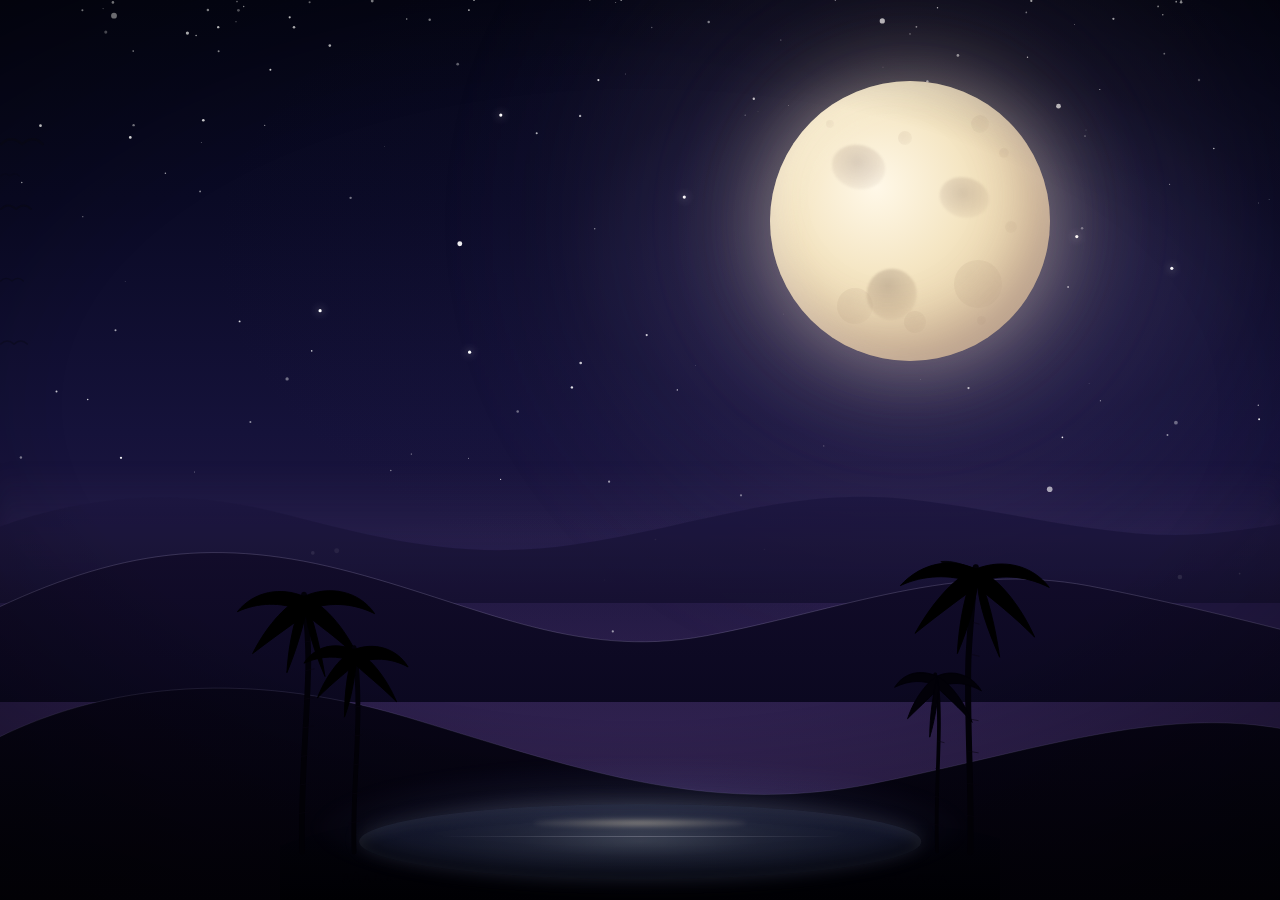
<file: index.html>
<!DOCTYPE html>
<html lang="en">
<head>
  <meta charset="UTF-8">
  <title>Midnight Desert</title>
  <link rel="stylesheet" href="styles.css">
</head>
<body>

<div class="scene" data-screen-label="Midnight Desert">

  <!-- SKY -->
  <div class="sky"></div>

  <!-- STARS -->
  <div class="stars">
    <svg viewBox="0 0 1600 900" preserveAspectRatio="xMidYMid slice" xmlns="http://www.w3.org/2000/svg" id="starfield"></svg>
  </div>

  <!-- HAZE near horizon -->
  <div class="haze"></div>

  <!-- MOON -->
  <div class="moon-wrap">
    <div class="moon-glow"></div>
    <div class="moon">
      <div class="moon-craters">
        <!-- ambient maria / craters -->
        <div class="crater" style="width:36px;height:36px;top:74%;left:24%;opacity:0.55;"></div>
        <div class="crater" style="width:22px;height:22px;top:82%;left:48%;opacity:0.5;"></div>
        <div class="crater" style="width:48px;height:48px;top:64%;left:66%;opacity:0.55;"></div>
        <div class="crater" style="width:14px;height:14px;top:18%;left:46%;opacity:0.5;"></div>
        <div class="crater" style="width:18px;height:18px;top:12%;left:72%;opacity:0.45;"></div>
        <div class="crater" style="width:10px;height:10px;top:24%;left:82%;opacity:0.45;"></div>
        <div class="crater" style="width:12px;height:12px;top:50%;left:84%;opacity:0.4;"></div>
        <div class="crater" style="width:9px;height:9px;top:84%;left:74%;opacity:0.4;"></div>
        <div class="crater" style="width:8px;height:8px;top:14%;left:20%;opacity:0.4;"></div>

        <!-- delicate face: low-contrast maria so it still reads as natural lunar texture -->
        <div class="moon-face">
          <div class="m-eye" style="width:54px;height:44px;top:28%;left:18%;"></div>
          <div class="m-eye" style="width:50px;height:40px;top:30%;left:58%;"></div>
          <div class="m-mouth-crater"></div>
        </div>
      </div>
    </div>
  </div>

  <!-- BIRDS (background, slow) -->
  <div class="birds" id="birds"></div>

  <!-- DUNES -->
  <div class="dunes">
    <div class="dune-layer" data-svg="svgs/dune-far.svg" style="bottom: 33vh; opacity: 0.85;"></div>
    <div class="dune-layer" data-svg="svgs/dune-mid.svg" style="bottom: 22vh;"></div>
    <div class="dune-layer" data-svg="svgs/dune-near.svg" style="bottom: 0;"></div>
  </div>

  <!-- FOREGROUND OASIS -->
  <div class="oasis">

    <!-- sand mound -->
    <div class="mound" data-svg="svgs/mound.svg"></div>

    <!-- animated oasis glow -->
    <div class="oasis-glow"></div>

    <!-- water pool -->
    <div class="pool"></div>

    <!-- grass tufts -->
    <div class="grass" data-svg="svgs/grass-left.svg" style="left:8%; width:60px; height:26px;"></div>
    <div class="grass" data-svg="svgs/grass-right.svg" style="right:7%; width:70px; height:22px;"></div>

    <!-- palms -->
    <div class="palms">
      <div class="palm palm-1" data-svg="svgs/palm-1.svg"></div>
      <div class="palm palm-2" data-svg="svgs/palm-2.svg"></div>
      <div class="palm palm-3" data-svg="svgs/palm-3.svg"></div>
      <div class="palm palm-4" data-svg="svgs/palm-4.svg"></div>
    </div>
  </div>

  <!-- vignette -->
  <div class="vignette"></div>

</div>

<script src="scene.js"></script>

</body>
</html>
</file>
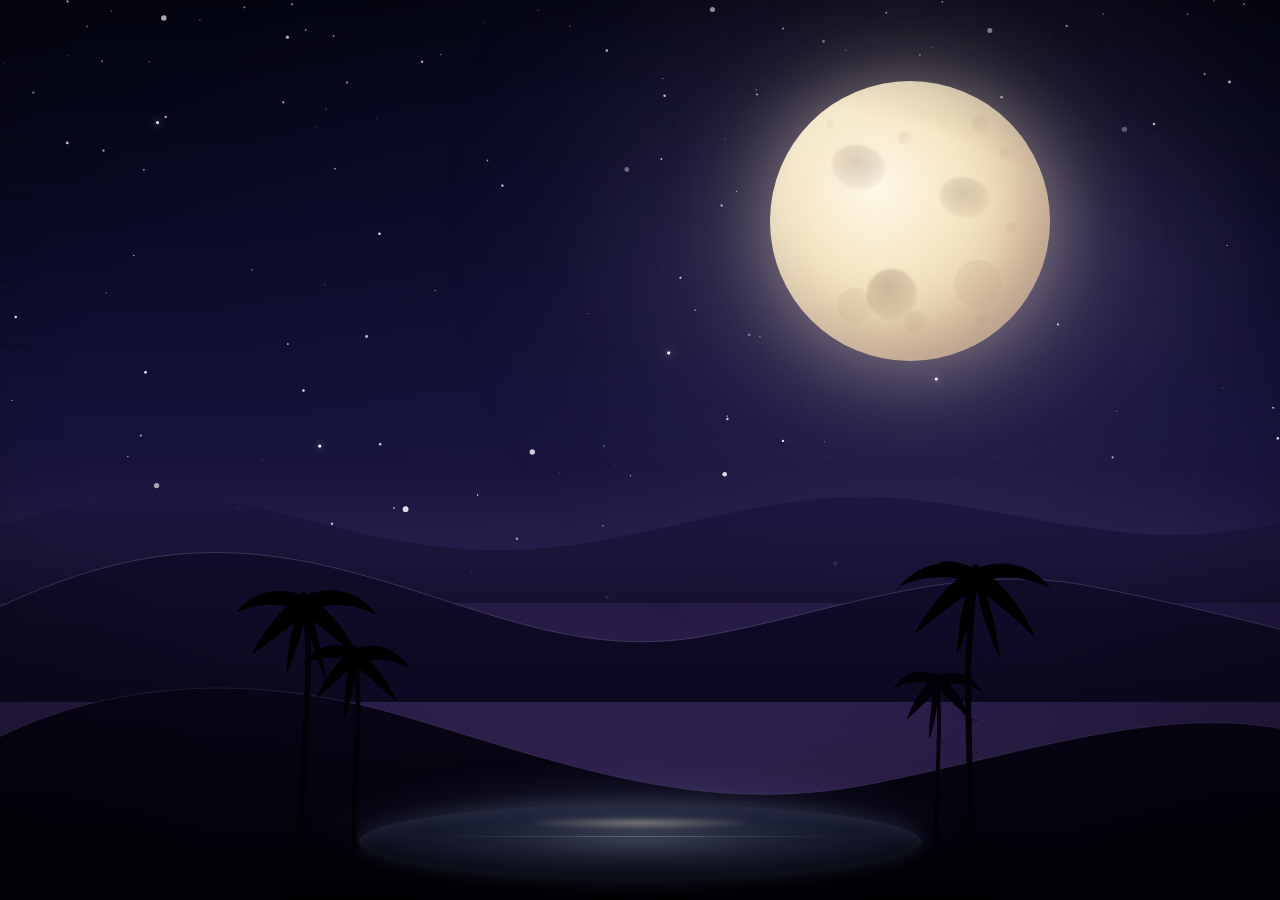
<file: MidnightDesert.html>
<!DOCTYPE html>
<html>
<head>
  <meta charset="utf-8">
  <title>Midnight Desert</title>
  <style>
    * { margin: 0; padding: 0; box-sizing: border-box; }
    body { background: #0a0a25; display: flex; align-items: center; justify-content: center; min-height: 100vh; font-family: -apple-system, BlinkMacSystemFont, sans-serif; }
    #__bundler_loading { position: fixed; bottom: 20px; right: 20px; font: 13px/1.4 -apple-system, BlinkMacSystemFont, sans-serif; color: #666; background: #fff; padding: 8px 14px; border-radius: 8px; box-shadow: 0 1px 4px rgba(0,0,0,0.12); z-index: 10000; }
    #__bundler_thumbnail { position: fixed; inset: 0; width: 100%; height: 100%; display: flex; align-items: center; justify-content: center; background: #0a0a25; z-index: 9999; }
    #__bundler_thumbnail svg { width: 100%; height: 100%; object-fit: contain; }
    #__bundler_placeholder { color: #999; font-size: 14px; }
  </style>
  <noscript>
    <style>#__bundler_loading { display: none; }</style>
    <div style="position:fixed;bottom:12px;left:12px;font:13px/1.4 -apple-system,BlinkMacSystemFont,sans-serif;color:#999;background:rgba(255,255,255,0.9);padding:6px 12px;border-radius:6px;box-shadow:0 1px 4px rgba(0,0,0,0.08);z-index:10000;">
      This page requires JavaScript to display.
    </div>
  </noscript>
</head>
<body>
  <div id="__bundler_thumbnail">
  <svg viewBox="0 0 1200 800" xmlns="http://www.w3.org/2000/svg">
    <defs>
      <radialGradient id="tg" cx="50%" cy="50%" r="50%">
        <stop offset="0%" stop-color="#fff8e8"></stop>
        <stop offset="60%" stop-color="#f5e6c4"></stop>
        <stop offset="100%" stop-color="#c9b088"></stop>
      </radialGradient>
    </defs>
    <rect width="1200" height="800" fill="#0a0a25"></rect>
    <circle cx="600" cy="400" r="220" fill="url(#tg)"></circle>
    <circle cx="540" cy="360" r="34" fill="#8a6a5a" opacity="0.35"></circle>
    <circle cx="660" cy="370" r="30" fill="#8a6a5a" opacity="0.35"></circle>
    <circle cx="600" cy="450" r="14" fill="#8a6a5a" opacity="0.45"></circle>
  </svg>
</div>
  <div id="__bundler_loading">Unpacking...</div>

  <script>
    
document.addEventListener('DOMContentLoaded', async function() {
  const loading = document.getElementById('__bundler_loading');
  function setStatus(msg) { if (loading) loading.textContent = msg; }

  // Error sink persists across replaceWith since it's on window, not the DOM.
  window.addEventListener('error', function(e) {
    var p = document.body || document.documentElement;
    var d = document.getElementById('__bundler_err') || p.appendChild(document.createElement('div'));
    d.id = '__bundler_err';
    d.style.cssText = 'position:fixed;bottom:12px;left:12px;right:12px;font:12px/1.4 ui-monospace,monospace;background:#2a1215;color:#ff8a80;padding:10px 14px;border-radius:8px;border:1px solid #5c2b2e;z-index:99999;white-space:pre-wrap;max-height:40vh;overflow:auto';
    d.textContent = (d.textContent ? d.textContent + String.fromCharCode(10) : '') +
      '[bundle] ' + (e.message || e.type) +
      (e.filename ? ' (' + e.filename.slice(0, 60) + ':' + e.lineno + ')' : '');
  }, true);

  try {
    const manifestEl = document.querySelector('script[type="__bundler/manifest"]');
    const templateEl = document.querySelector('script[type="__bundler/template"]');
    if (!manifestEl || !templateEl) {
      setStatus('Error: missing bundle data');
      console.error('[bundler] Missing script tags — manifestEl:', !!manifestEl, 'templateEl:', !!templateEl);
      return;
    }

    const manifest = JSON.parse(manifestEl.textContent);
    let template = JSON.parse(templateEl.textContent);

    const uuids = Object.keys(manifest);
    setStatus('Unpacking ' + uuids.length + ' assets...');

    const blobUrls = {};
    await Promise.all(uuids.map(async (uuid) => {
      const entry = manifest[uuid];
      try {
        const binaryStr = atob(entry.data);
        const bytes = new Uint8Array(binaryStr.length);
        for (let i = 0; i < binaryStr.length; i++) bytes[i] = binaryStr.charCodeAt(i);

        let finalBytes = bytes;
        if (entry.compressed) {
          if (typeof DecompressionStream !== 'undefined') {
            const ds = new DecompressionStream('gzip');
            const writer = ds.writable.getWriter();
            const reader = ds.readable.getReader();
            writer.write(bytes);
            writer.close();
            const chunks = [];
            let totalLen = 0;
            while (true) {
              const { done, value } = await reader.read();
              if (done) break;
              chunks.push(value);
              totalLen += value.length;
            }
            finalBytes = new Uint8Array(totalLen);
            let offset = 0;
            for (const chunk of chunks) { finalBytes.set(chunk, offset); offset += chunk.length; }
          } else {
            console.warn('DecompressionStream not available, asset ' + uuid + ' may not render');
          }
        }

        blobUrls[uuid] = URL.createObjectURL(new Blob([finalBytes], { type: entry.mime }));
      } catch (err) {
        console.error('Failed to decode asset ' + uuid + ':', err);
        blobUrls[uuid] = URL.createObjectURL(new Blob([], { type: entry.mime }));
      }
    }));

    const extResEl = document.querySelector('script[type="__bundler/ext_resources"]');
    const extResources = extResEl ? JSON.parse(extResEl.textContent) : [];
    const resourceMap = {};
    for (const entry of extResources) {
      if (blobUrls[entry.uuid]) resourceMap[entry.id] = blobUrls[entry.uuid];
    }

    setStatus('Rendering...');
    for (const uuid of uuids) template = template.split(uuid).join(blobUrls[uuid]);

    // Strip integrity + crossorigin — blob URLs from a file:// document inherit
    // a null origin, so crossorigin forces a CORS fetch that SRI then rejects.
    // The manifest bytes are ours; SRI protects against CDN compromise, not this.
    template = template.replace(/\s+integrity="[^"]*"/gi, '').replace(/\s+crossorigin="[^"]*"/gi, '');

    const resourceScript = '<script>window.__resources = ' +
      JSON.stringify(resourceMap).split('</' + 'script>').join('<\\/' + 'script>') +
      ';</' + 'script>';
    // Inject after <head> so the DOCTYPE stays first; prepending the script
    // would push the parser into quirks mode. DOMParser always emits a <head>
    // (synthesizing one if the source HTML omitted it) but may carry
    // attributes through, so match the full opening tag. slice() rather than
    // replace() keeps us clear of $-pattern substitution in resourceScript.
    const headOpen = template.match(/<head[^>]*>/i);
    if (headOpen) {
      const i = headOpen.index + headOpen[0].length;
      template = template.slice(0, i) + resourceScript + template.slice(i);
    }

    // Parse the template and swap the root element. Scripts inserted via
    // DOMParser/replaceWith are inert per spec — re-create each with
    // createElement so they execute, awaiting onload for src scripts to
    // preserve ordering (React before ReactDOM before Babel before text/babel).
    const doc = new DOMParser().parseFromString(template, 'text/html');
    document.documentElement.replaceWith(doc.documentElement);
    const dead = Array.from(document.scripts);
    for (const old of dead) {
      const s = document.createElement('script');
      for (const a of old.attributes) s.setAttribute(a.name, a.value);
      s.textContent = old.textContent;
      // text/babel scripts with a src: fetch and inline. transformScriptTags
      // does XHR against the src, but blob:null/ from a file:// origin is
      // silently dropped. Inlining makes it a plain inline babel script,
      // which transformScriptTags handles unconditionally.
      if ((s.type === 'text/babel' || s.type === 'text/jsx') && s.src) {
        const r = await fetch(s.src);
        s.textContent = await r.text();
        s.removeAttribute('src');
      }
      const p = s.src ? new Promise(function(r) { s.onload = s.onerror = r; }) : null;
      old.replaceWith(s);
      if (p) await p;
    }
    // Babel standalone auto-transforms type=text/babel on DOMContentLoaded,
    // which fired before we swapped the document. Trigger manually if present.
    if (window.Babel && typeof window.Babel.transformScriptTags === 'function') {
      window.Babel.transformScriptTags();
    }
  } catch (err) {
    setStatus('Error unpacking: ' + err.message);
    console.error('Bundle unpack error:', err);
  }
});

  </script>

  <script type="__bundler/manifest">
{}
  </script>

  <script type="__bundler/ext_resources">
[]
  </script>

  <script type="__bundler/template">
"<!DOCTYPE html>\n<html lang=\"en\"><head>\n<meta charset=\"UTF-8\">\n<title>Midnight Desert<\u002Ftitle>\n<style>\n  html, body {\n    margin: 0;\n    padding: 0;\n    width: 100%;\n    height: 100%;\n    overflow: hidden;\n    background: #05060f;\n    font-family: -apple-system, BlinkMacSystemFont, \"Segoe UI\", sans-serif;\n  }\n\n  .scene {\n    position: fixed;\n    inset: 0;\n    width: 100vw;\n    height: 100vh;\n    overflow: hidden;\n  }\n\n  /* ---------- SKY ---------- */\n  .sky {\n    position: absolute;\n    inset: 0;\n    background:\n      radial-gradient(ellipse 80% 60% at 72% 28%, rgba(120, 110, 180, 0.22) 0%, rgba(60, 50, 110, 0.05) 35%, transparent 70%),\n      radial-gradient(ellipse 120% 80% at 50% 100%, rgba(90, 70, 120, 0.18) 0%, transparent 55%),\n      linear-gradient(180deg,\n        #050616 0%,\n        #0a0a25 22%,\n        #15123a 48%,\n        #251a45 72%,\n        #2e1f4d 90%,\n        #38244f 100%);\n  }\n\n  /* ---------- STARS ---------- */\n  .stars {\n    position: absolute;\n    inset: 0;\n    pointer-events: none;\n  }\n  .stars svg { width: 100%; height: 100%; display: block; }\n  .star { fill: #fff; }\n  @keyframes twinkle {\n    0%, 100% { opacity: var(--o, 0.8); }\n    50%      { opacity: 0.15; }\n  }\n\n  /* ---------- MOON ---------- */\n  .moon-wrap {\n    position: absolute;\n    top: 9%;\n    right: 18%;\n    width: 280px;\n    height: 280px;\n    pointer-events: none;\n  }\n  .moon-glow {\n    position: absolute;\n    inset: -120%;\n    background: radial-gradient(circle at center,\n      rgba(255, 240, 210, 0.28) 0%,\n      rgba(245, 220, 180, 0.15) 18%,\n      rgba(180, 150, 200, 0.08) 35%,\n      rgba(120, 100, 160, 0.03) 55%,\n      transparent 70%);\n    filter: blur(2px);\n  }\n  .moon {\n    position: absolute;\n    inset: 0;\n    border-radius: 50%;\n    background:\n      radial-gradient(circle at 38% 38%, #fff8e8 0%, #f5e6c4 35%, #e8d2a8 65%, #c9b088 100%);\n    box-shadow:\n      0 0 60px 8px rgba(255, 240, 210, 0.25),\n      0 0 120px 20px rgba(220, 200, 240, 0.12),\n      inset -20px -25px 50px rgba(120, 90, 110, 0.35),\n      inset 12px 14px 30px rgba(255, 250, 230, 0.4);\n  }\n  .moon-craters {\n    position: absolute;\n    inset: 0;\n    border-radius: 50%;\n    overflow: hidden;\n    opacity: 0.55;\n  }\n  .crater {\n    position: absolute;\n    border-radius: 50%;\n    background: radial-gradient(circle at 35% 35%, rgba(160, 130, 110, 0.45) 0%, rgba(140, 110, 90, 0.25) 60%, transparent 100%);\n  }\n\n  /* delicate moon face — keep all values low opacity so it reads as natural maria */\n  .moon-face {\n    position: absolute;\n    inset: 0;\n    pointer-events: none;\n    transform: rotate(14deg);\n    transform-origin: 50% 50%;\n  }\n  .m-eye {\n    position: absolute;\n    border-radius: 50%;\n    background: radial-gradient(ellipse at 45% 40%,\n      rgba(110, 85, 80, 0.42) 0%,\n      rgba(130, 100, 90, 0.28) 45%,\n      rgba(150, 120, 105, 0.12) 75%,\n      transparent 100%);\n    filter: blur(1.2px);\n  }\n  .m-nose {\n    position: absolute;\n    border-radius: 50% / 40%;\n    background: radial-gradient(ellipse at 50% 50%,\n      rgba(130, 100, 90, 0.22) 0%,\n      rgba(150, 120, 105, 0.12) 60%,\n      transparent 100%);\n    filter: blur(1.4px);\n  }\n  .m-mouth {\n    position: absolute;\n    width: 76%;\n    height: 30%;\n    top: 56%;\n    left: 12%;\n    filter: blur(0.8px);\n    opacity: 0.9;\n  }\n  .m-mouth-crater {\n    position: absolute;\n    width: 18%;\n    height: 18%;\n    top: 68%;\n    left: 41%;\n    border-radius: 50%;\n    background: radial-gradient(circle at 38% 35%,\n      rgba(110, 85, 75, 0.55) 0%,\n      rgba(140, 110, 90, 0.35) 55%,\n      rgba(170, 140, 115, 0.15) 80%,\n      transparent 100%);\n    filter: blur(1px);\n  }\n\n  /* ---------- BIRDS ---------- */\n  .birds {\n    position: absolute;\n    inset: 0;\n    pointer-events: none;\n  }\n  .bird-flock {\n    position: absolute;\n    will-change: transform;\n  }\n  .bird {\n    position: absolute;\n    width: 100%;\n    height: 100%;\n  }\n  .bird svg { width: 100%; height: 100%; display: block; overflow: visible; }\n  .bird path {\n    fill: none;\n    stroke: #0a0a1a;\n    stroke-width: 2;\n    stroke-linecap: round;\n    stroke-linejoin: round;\n  }\n\n  @keyframes flyAcross {\n    from { transform: translateX(-12vw); }\n    to   { transform: translateX(112vw); }\n  }\n  @keyframes flap {\n    0%, 100% { d: path(\"M 0 8 Q 8 0 16 8 Q 24 0 32 8\"); }\n    50%      { d: path(\"M 0 4 Q 8 12 16 4 Q 24 12 32 4\"); }\n  }\n  /* Fallback flap via transform on the wing path container */\n  .bird .wing {\n    transform-origin: center;\n    animation: wingbeat 1.4s ease-in-out infinite;\n  }\n  @keyframes wingbeat {\n    0%, 100% { transform: scaleY(1); }\n    50%      { transform: scaleY(0.35); }\n  }\n\n  /* ---------- DUNES (layered, far → near) ---------- */\n  .dunes {\n    position: absolute;\n    inset: 0;\n    pointer-events: none;\n  }\n  .dune-layer {\n    position: absolute;\n    left: -2%;\n    right: -2%;\n    bottom: 0;\n    width: 104%;\n  }\n  .dune-layer svg {\n    width: 100%;\n    height: auto;\n    display: block;\n  }\n\n  /* ---------- FOREGROUND OASIS ---------- */\n  .oasis {\n    position: absolute;\n    bottom: 0;\n    left: 50%;\n    transform: translateX(-50%);\n    width: 720px;\n    max-width: 92vw;\n    height: 38vh;\n    min-height: 280px;\n    pointer-events: none;\n  }\n\n  /* oasis glow halo (animated) */\n  .oasis-glow {\n    position: absolute;\n    bottom: 2%;\n    left: 50%;\n    transform: translateX(-50%);\n    width: 90%;\n    height: 38%;\n    border-radius: 50%;\n    background: radial-gradient(ellipse at center,\n      rgba(180, 200, 240, 0.28) 0%,\n      rgba(140, 160, 220, 0.16) 28%,\n      rgba(100, 120, 200, 0.08) 50%,\n      transparent 75%);\n    filter: blur(6px);\n    pointer-events: none;\n    animation: oasisGlow 5.5s ease-in-out infinite;\n  }\n  @keyframes oasisGlow {\n    0%, 100% { opacity: 0.65; transform: translateX(-50%) scale(1); }\n    50%      { opacity: 1;    transform: translateX(-50%) scale(1.08); }\n  }\n\n  /* water pool */\n  .pool {\n    position: absolute;\n    bottom: 6%;\n    left: 50%;\n    transform: translateX(-50%);\n    width: 78%;\n    height: 22%;\n    border-radius: 50%;\n    background:\n      radial-gradient(ellipse at center,\n        rgba(180, 200, 230, 0.22) 0%,\n        rgba(110, 130, 180, 0.18) 30%,\n        rgba(40, 50, 90, 0.45) 70%,\n        rgba(15, 12, 35, 0.85) 100%);\n    box-shadow:\n      0 -2px 18px rgba(180, 190, 230, 0.18),\n      inset 0 4px 14px rgba(220, 230, 250, 0.12),\n      inset 0 -8px 20px rgba(0, 0, 0, 0.55);\n    overflow: hidden;\n  }\n  .pool::before {\n    /* moon reflection */\n    content: \"\";\n    position: absolute;\n    top: 18%;\n    left: 50%;\n    transform: translateX(-50%);\n    width: 38%;\n    height: 14%;\n    border-radius: 50%;\n    background: radial-gradient(ellipse at center,\n      rgba(255, 240, 210, 0.55) 0%,\n      rgba(255, 240, 210, 0.18) 50%,\n      transparent 100%);\n    filter: blur(2px);\n    animation: shimmer 6s ease-in-out infinite;\n  }\n  .pool::after {\n    /* gentle horizontal ripple highlight */\n    content: \"\";\n    position: absolute;\n    top: 42%;\n    left: 14%;\n    right: 14%;\n    height: 1.5px;\n    background: linear-gradient(90deg,\n      transparent 0%,\n      rgba(220, 220, 240, 0.35) 50%,\n      transparent 100%);\n    filter: blur(0.5px);\n    animation: ripple 7s ease-in-out infinite;\n  }\n  @keyframes shimmer {\n    0%, 100% { opacity: 0.85; transform: translateX(-50%) scaleX(1); }\n    50%      { opacity: 1;    transform: translateX(-50%) scaleX(1.06); }\n  }\n  @keyframes ripple {\n    0%, 100% { opacity: 0.4; transform: translateX(0); }\n    50%      { opacity: 0.8; transform: translateX(8px); }\n  }\n\n  /* sand mound around oasis */\n  .mound {\n    position: absolute;\n    bottom: 0;\n    left: 0;\n    right: 0;\n    height: 32%;\n  }\n\n  /* palms */\n  .palms {\n    position: absolute;\n    inset: 0;\n  }\n  .palm {\n    position: absolute;\n    bottom: 14%;\n    transform-origin: bottom center;\n  }\n  .palm svg {\n    width: 100%;\n    height: 100%;\n    display: block;\n    overflow: visible;\n  }\n  .palm-1 { left: -7%; width: 150px; height: 78%; animation: sway 7s ease-in-out infinite; }\n  .palm-2 { left: 3%;  width: 110px; height: 62%; animation: sway 8.5s ease-in-out infinite reverse; animation-delay: -1.2s; }\n  .palm-3 { right: -8%; width: 170px; height: 86%; animation: sway 9s ease-in-out infinite; animation-delay: -2s; }\n  .palm-4 { right: 2%; width: 95px;  height: 54%; animation: sway 7.8s ease-in-out infinite reverse; animation-delay: -0.6s; }\n\n  @keyframes sway {\n    0%, 100% { transform: rotate(-1.2deg); }\n    50%      { transform: rotate(1.2deg); }\n  }\n\n  /* small grass tufts */\n  .grass {\n    position: absolute;\n    bottom: 5%;\n    pointer-events: none;\n  }\n  .grass svg { width: 100%; height: 100%; overflow: visible; }\n\n  /* subtle film grain via vignette */\n  .vignette {\n    position: absolute;\n    inset: 0;\n    pointer-events: none;\n    background:\n      radial-gradient(ellipse 90% 70% at 50% 45%, transparent 50%, rgba(0,0,0,0.55) 100%);\n  }\n\n  /* haze along horizon line behind dunes for depth */\n  .haze {\n    position: absolute;\n    left: 0; right: 0;\n    bottom: 36vh;\n    height: 12vh;\n    background: linear-gradient(180deg,\n      transparent 0%,\n      rgba(70, 60, 110, 0.18) 60%,\n      rgba(50, 40, 90, 0.28) 100%);\n    filter: blur(8px);\n    pointer-events: none;\n  }\n<\u002Fstyle>\n<\u002Fhead>\n\n<body>\n\n<div class=\"scene\" data-screen-label=\"Midnight Desert\">\n\n  <!-- SKY -->\n  <div class=\"sky\"><\u002Fdiv>\n\n  <!-- STARS -->\n  <div class=\"stars\">\n    <svg viewBox=\"0 0 1600 900\" preserveAspectRatio=\"xMidYMid slice\" xmlns=\"http://www.w3.org/2000/svg\" id=\"starfield\"><\u002Fsvg>\n  <\u002Fdiv>\n\n  <!-- HAZE near horizon -->\n  <div class=\"haze\"><\u002Fdiv>\n\n  <!-- MOON -->\n  <div class=\"moon-wrap\">\n    <div class=\"moon-glow\"><\u002Fdiv>\n    <div class=\"moon\">\n      <div class=\"moon-craters\">\n        <!-- ambient maria / craters (restored) -->\n        <div class=\"crater\" style=\"width:36px;height:36px;top:74%;left:24%;opacity:0.55;\"><\u002Fdiv>\n        <div class=\"crater\" style=\"width:22px;height:22px;top:82%;left:48%;opacity:0.5;\"><\u002Fdiv>\n        <div class=\"crater\" style=\"width:48px;height:48px;top:64%;left:66%;opacity:0.55;\"><\u002Fdiv>\n        <div class=\"crater\" style=\"width:14px;height:14px;top:18%;left:46%;opacity:0.5;\"><\u002Fdiv>\n        <div class=\"crater\" style=\"width:18px;height:18px;top:12%;left:72%;opacity:0.45;\"><\u002Fdiv>\n        <div class=\"crater\" style=\"width:10px;height:10px;top:24%;left:82%;opacity:0.45;\"><\u002Fdiv>\n        <div class=\"crater\" style=\"width:12px;height:12px;top:50%;left:84%;opacity:0.4;\"><\u002Fdiv>\n        <div class=\"crater\" style=\"width:9px;height:9px;top:84%;left:74%;opacity:0.4;\"><\u002Fdiv>\n        <div class=\"crater\" style=\"width:8px;height:8px;top:14%;left:20%;opacity:0.4;\"><\u002Fdiv>\n\n        <!-- delicate face: bigger eyes and mouth, no nose — drawn as low-contrast maria so it still reads as natural lunar texture -->\n        <div class=\"moon-face\">\n          <!-- left eye -->\n          <div class=\"m-eye\" style=\"width:54px;height:44px;top:28%;left:18%;\"><\u002Fdiv>\n          <!-- right eye -->\n          <div class=\"m-eye\" style=\"width:50px;height:40px;top:30%;left:58%;\"><\u002Fdiv>\n          <!-- where the mouth would be: a single crater -->\n          <div class=\"m-mouth-crater\"><\u002Fdiv>\n        <\u002Fdiv>\n      <\u002Fdiv>\n    <\u002Fdiv>\n  <\u002Fdiv>\n\n  <!-- BIRDS (background, slow) -->\n  <div class=\"birds\" id=\"birds\"><\u002Fdiv>\n\n  <!-- DUNES: far -->\n  <div class=\"dunes\">\n    <div class=\"dune-layer\" style=\"bottom: 33vh; opacity: 0.85;\">\n      <svg viewBox=\"0 0 1600 220\" preserveAspectRatio=\"none\" xmlns=\"http://www.w3.org/2000/svg\">\n        <defs>\n          <linearGradient id=\"duneFar\" x1=\"0\" y1=\"0\" x2=\"0\" y2=\"1\">\n            <stop offset=\"0%\" stop-color=\"#1d1740\"><\u002Fstop>\n            <stop offset=\"100%\" stop-color=\"#15102f\"><\u002Fstop>\n          <\u002FlinearGradient>\n        <\u002Fdefs>\n        <path d=\"M0,140 C120,90 240,80 360,110 C480,140 580,170 720,150 C860,130 980,80 1120,95 C1260,110 1380,150 1500,135 C1560,128 1600,120 1600,120 L1600,220 L0,220 Z\" fill=\"url(#duneFar)\"><\u002Fpath>\n      <\u002Fsvg>\n    <\u002Fdiv>\n\n    <!-- DUNES: mid -->\n    <div class=\"dune-layer\" style=\"bottom: 22vh;\">\n      <svg viewBox=\"0 0 1600 260\" preserveAspectRatio=\"none\" xmlns=\"http://www.w3.org/2000/svg\">\n        <defs>\n          <linearGradient id=\"duneMid\" x1=\"0\" y1=\"0\" x2=\"0\" y2=\"1\">\n            <stop offset=\"0%\" stop-color=\"#120c2a\"><\u002Fstop>\n            <stop offset=\"100%\" stop-color=\"#0b0820\"><\u002Fstop>\n          <\u002FlinearGradient>\n        <\u002Fdefs>\n        <path d=\"M0,160 C160,80 280,60 440,100 C600,140 720,210 880,180 C1040,150 1180,90 1340,120 C1460,143 1600,180 1600,180 L1600,260 L0,260 Z\" fill=\"url(#duneMid)\"><\u002Fpath>\n        <!-- moonlit ridge highlight -->\n        <path d=\"M0,160 C160,80 280,60 440,100 C600,140 720,210 880,180 C1040,150 1180,90 1340,120 C1460,143 1600,180 1600,180\" fill=\"none\" stroke=\"rgba(190,180,220,0.22)\" stroke-width=\"1.2\"><\u002Fpath>\n      <\u002Fsvg>\n    <\u002Fdiv>\n\n    <!-- DUNES: near -->\n    <div class=\"dune-layer\" style=\"bottom: 0;\">\n      <svg viewBox=\"0 0 1600 380\" preserveAspectRatio=\"none\" xmlns=\"http://www.w3.org/2000/svg\">\n        <defs>\n          <linearGradient id=\"duneNear\" x1=\"0\" y1=\"0\" x2=\"0\" y2=\"1\">\n            <stop offset=\"0%\" stop-color=\"#080518\"><\u002Fstop>\n            <stop offset=\"100%\" stop-color=\"#03020a\"><\u002Fstop>\n          <\u002FlinearGradient>\n        <\u002Fdefs>\n        <path d=\"M0,200 C140,120 320,100 520,160 C720,220 880,280 1080,240 C1280,200 1440,140 1600,180 L1600,380 L0,380 Z\" fill=\"url(#duneNear)\"><\u002Fpath>\n        <!-- soft moonlit highlight on the crests -->\n        <path d=\"M0,200 C140,120 320,100 520,160 C720,220 880,280 1080,240 C1280,200 1440,140 1600,180\" fill=\"none\" stroke=\"rgba(170,160,210,0.18)\" stroke-width=\"1\"><\u002Fpath>\n      <\u002Fsvg>\n    <\u002Fdiv>\n  <\u002Fdiv>\n\n  <!-- FOREGROUND OASIS -->\n  <div class=\"oasis\">\n\n    <!-- sand mound -->\n    <div class=\"mound\">\n      <svg viewBox=\"0 0 720 120\" preserveAspectRatio=\"none\" xmlns=\"http://www.w3.org/2000/svg\" style=\"width:100%;height:100%;display:block;\">\n        <defs>\n          <linearGradient id=\"moundGrad\" x1=\"0\" y1=\"0\" x2=\"0\" y2=\"1\">\n            <stop offset=\"0%\" stop-color=\"#040310\"><\u002Fstop>\n            <stop offset=\"100%\" stop-color=\"#000005\"><\u002Fstop>\n          <\u002FlinearGradient>\n        <\u002Fdefs>\n        <path d=\"M0,60 C100,20 220,10 360,30 C500,50 620,18 720,52 L720,120 L0,120 Z\" fill=\"url(#moundGrad)\"><\u002Fpath>\n      <\u002Fsvg>\n    <\u002Fdiv>\n\n    <!-- animated oasis glow -->\n    <div class=\"oasis-glow\"><\u002Fdiv>\n\n    <!-- water pool -->\n    <div class=\"pool\"><\u002Fdiv>\n\n    <!-- grass tufts -->\n    <div class=\"grass\" style=\"left:8%; width:60px; height:26px;\">\n      <svg viewBox=\"0 0 60 26\">\n        <path d=\"M5,26 Q8,8 11,26 M14,26 Q18,4 22,26 M26,26 Q29,10 32,26 M36,26 Q40,6 44,26 M48,26 Q51,12 54,26\" stroke=\"#020108\" stroke-width=\"1.2\" fill=\"none\" stroke-linecap=\"round\"><\u002Fpath>\n      <\u002Fsvg>\n    <\u002Fdiv>\n    <div class=\"grass\" style=\"right:7%; width:70px; height:22px;\">\n      <svg viewBox=\"0 0 70 22\">\n        <path d=\"M4,22 Q7,6 10,22 M14,22 Q18,2 22,22 M26,22 Q29,9 32,22 M36,22 Q40,5 44,22 M48,22 Q52,9 56,22 M60,22 Q63,7 66,22\" stroke=\"#020108\" stroke-width=\"1.2\" fill=\"none\" stroke-linecap=\"round\"><\u002Fpath>\n      <\u002Fsvg>\n    <\u002Fdiv>\n    <!-- palms -->\n    <div class=\"palms\">\n      <!-- Palm 1 (left, large) -->\n      <div class=\"palm palm-1\">\n        <svg viewBox=\"0 0 150 280\" preserveAspectRatio=\"xMidYMax meet\">\n          <!-- trunk -->\n          <path d=\"M72,280 C70,220 76,160 78,100 C80,60 76,30 74,10\" stroke=\"#020108\" stroke-width=\"6\" fill=\"none\" stroke-linecap=\"round\"><\u002Fpath>\n          <!-- trunk segments -->\n          <g stroke=\"#0a0612\" stroke-width=\"1\" opacity=\"0.6\">\n            <line x1=\"68\" y1=\"240\" x2=\"80\" y2=\"238\"><\u002Fline>\n            <line x1=\"69\" y1=\"210\" x2=\"81\" y2=\"208\"><\u002Fline>\n            <line x1=\"71\" y1=\"180\" x2=\"83\" y2=\"178\"><\u002Fline>\n            <line x1=\"73\" y1=\"150\" x2=\"84\" y2=\"148\"><\u002Fline>\n            <line x1=\"74\" y1=\"120\" x2=\"85\" y2=\"118\"><\u002Fline>\n            <line x1=\"75\" y1=\"90\" x2=\"85\" y2=\"88\"><\u002Fline>\n            <line x1=\"75\" y1=\"60\" x2=\"84\" y2=\"58\"><\u002Fline>\n          <\u002Fg>\n          <!-- fronds -->\n          <g fill=\"#000\" stroke=\"#000\" stroke-linejoin=\"round\">\n            <path d=\"M74,12 C50,2 22,6 4,28 C26,18 50,18 70,26 Z\"><\u002Fpath>\n            <path d=\"M74,12 C100,0 132,6 148,30 C124,18 98,18 78,26 Z\"><\u002Fpath>\n            <path d=\"M74,12 C58,18 36,40 20,72 C46,52 64,40 74,32 Z\"><\u002Fpath>\n            <path d=\"M74,12 C92,18 116,42 132,78 C108,54 88,42 78,32 Z\"><\u002Fpath>\n            <path d=\"M74,12 C66,28 58,58 56,92 C66,68 72,46 76,30 Z\"><\u002Fpath>\n            <path d=\"M74,12 C82,30 90,60 96,96 C84,68 78,46 76,30 Z\"><\u002Fpath>\n          <\u002Fg>\n          <!-- coconuts -->\n          <circle cx=\"72\" cy=\"20\" r=\"3\" fill=\"#000\"><\u002Fcircle>\n          <circle cx=\"78\" cy=\"22\" r=\"3\" fill=\"#000\"><\u002Fcircle>\n          <circle cx=\"68\" cy=\"24\" r=\"2.5\" fill=\"#000\"><\u002Fcircle>\n        <\u002Fsvg>\n      <\u002Fdiv>\n\n      <!-- Palm 2 (mid, smaller) -->\n      <div class=\"palm palm-2\">\n        <svg viewBox=\"0 0 110 220\" preserveAspectRatio=\"xMidYMax meet\">\n          <path d=\"M52,220 C50,170 56,120 56,70 C56,40 54,20 52,8\" stroke=\"#020108\" stroke-width=\"5\" fill=\"none\" stroke-linecap=\"round\"><\u002Fpath>\n          <g stroke=\"#0a0612\" stroke-width=\"1\" opacity=\"0.6\">\n            <line x1=\"46\" y1=\"190\" x2=\"58\" y2=\"188\"><\u002Fline>\n            <line x1=\"48\" y1=\"160\" x2=\"60\" y2=\"158\"><\u002Fline>\n            <line x1=\"50\" y1=\"130\" x2=\"60\" y2=\"128\"><\u002Fline>\n            <line x1=\"51\" y1=\"100\" x2=\"61\" y2=\"98\"><\u002Fline>\n            <line x1=\"52\" y1=\"70\" x2=\"60\" y2=\"68\"><\u002Fline>\n          <\u002Fg>\n          <g fill=\"#000\" stroke=\"#000\" stroke-linejoin=\"round\">\n            <path d=\"M52,10 C32,2 12,6 0,24 C18,16 36,16 50,22 Z\"><\u002Fpath>\n            <path d=\"M52,10 C72,2 96,8 108,28 C90,18 70,18 56,24 Z\"><\u002Fpath>\n            <path d=\"M52,10 C40,16 24,34 14,60 C32,42 46,32 52,26 Z\"><\u002Fpath>\n            <path d=\"M52,10 C66,16 84,36 96,64 C78,46 62,34 54,26 Z\"><\u002Fpath>\n            <path d=\"M52,10 C46,28 42,52 42,80 C50,58 52,40 54,26 Z\"><\u002Fpath>\n          <\u002Fg>\n          <circle cx=\"52\" cy=\"16\" r=\"2.5\" fill=\"#000\"><\u002Fcircle>\n          <circle cx=\"56\" cy=\"18\" r=\"2.5\" fill=\"#000\"><\u002Fcircle>\n        <\u002Fsvg>\n      <\u002Fdiv>\n\n      <!-- Palm 3 (right, largest) -->\n      <div class=\"palm palm-3\">\n        <svg viewBox=\"0 0 170 320\" preserveAspectRatio=\"xMidYMax meet\">\n          <path d=\"M82,320 C84,250 78,180 80,110 C82,70 86,30 88,10\" stroke=\"#020108\" stroke-width=\"6.5\" fill=\"none\" stroke-linecap=\"round\"><\u002Fpath>\n          <g stroke=\"#0a0612\" stroke-width=\"1\" opacity=\"0.6\">\n            <line x1=\"78\" y1=\"280\" x2=\"92\" y2=\"282\"><\u002Fline>\n            <line x1=\"78\" y1=\"245\" x2=\"91\" y2=\"247\"><\u002Fline>\n            <line x1=\"79\" y1=\"210\" x2=\"91\" y2=\"212\"><\u002Fline>\n            <line x1=\"80\" y1=\"175\" x2=\"91\" y2=\"177\"><\u002Fline>\n            <line x1=\"82\" y1=\"140\" x2=\"92\" y2=\"142\"><\u002Fline>\n            <line x1=\"84\" y1=\"105\" x2=\"92\" y2=\"107\"><\u002Fline>\n            <line x1=\"85\" y1=\"70\" x2=\"92\" y2=\"72\"><\u002Fline>\n          <\u002Fg>\n          <g fill=\"#000\" stroke=\"#000\" stroke-linejoin=\"round\">\n            <path d=\"M88,12 C62,0 30,4 6,30 C32,18 60,18 84,26 Z\"><\u002Fpath>\n            <path d=\"M88,12 C118,0 150,8 168,32 C140,18 112,18 92,26 Z\"><\u002Fpath>\n            <path d=\"M88,12 C68,18 42,46 22,82 C52,58 74,42 88,32 Z\"><\u002Fpath>\n            <path d=\"M88,12 C108,18 134,46 152,86 C124,58 102,42 90,32 Z\"><\u002Fpath>\n            <path d=\"M88,12 C78,32 70,66 68,104 C80,76 86,52 90,30 Z\"><\u002Fpath>\n            <path d=\"M88,12 C98,32 108,66 114,108 C100,76 92,52 90,30 Z\"><\u002Fpath>\n            <path d=\"M88,12 C76,8 62,2 50,4 C66,12 78,18 86,26 Z\" opacity=\"0.85\"><\u002Fpath>\n          <\u002Fg>\n          <circle cx=\"86\" cy=\"20\" r=\"3.5\" fill=\"#000\"><\u002Fcircle>\n          <circle cx=\"92\" cy=\"22\" r=\"3.5\" fill=\"#000\"><\u002Fcircle>\n          <circle cx=\"82\" cy=\"24\" r=\"3\" fill=\"#000\"><\u002Fcircle>\n          <circle cx=\"90\" cy=\"28\" r=\"2.5\" fill=\"#000\"><\u002Fcircle>\n        <\u002Fsvg>\n      <\u002Fdiv>\n\n      <!-- Palm 4 (small, behind) -->\n      <div class=\"palm palm-4\">\n        <svg viewBox=\"0 0 95 200\" preserveAspectRatio=\"xMidYMax meet\">\n          <path d=\"M46,200 C44,150 48,100 48,60 C48,30 46,16 44,8\" stroke=\"#020108\" stroke-width=\"4\" fill=\"none\" stroke-linecap=\"round\"><\u002Fpath>\n          <g stroke=\"#0a0612\" stroke-width=\"1\" opacity=\"0.6\">\n            <line x1=\"40\" y1=\"170\" x2=\"52\" y2=\"172\"><\u002Fline>\n            <line x1=\"42\" y1=\"140\" x2=\"54\" y2=\"142\"><\u002Fline>\n            <line x1=\"44\" y1=\"110\" x2=\"54\" y2=\"112\"><\u002Fline>\n            <line x1=\"46\" y1=\"80\" x2=\"54\" y2=\"82\"><\u002Fline>\n          <\u002Fg>\n          <g fill=\"#020108\" stroke=\"#020108\" stroke-linejoin=\"round\">\n            <path d=\"M46,10 C28,2 10,6 0,22 C16,14 32,14 44,20 Z\"><\u002Fpath>\n            <path d=\"M46,10 C62,2 84,8 94,26 C78,16 60,16 48,22 Z\"><\u002Fpath>\n            <path d=\"M46,10 C36,16 22,32 14,56 C30,40 42,30 46,24 Z\"><\u002Fpath>\n            <path d=\"M46,10 C58,16 74,34 84,60 C70,44 56,32 48,24 Z\"><\u002Fpath>\n            <path d=\"M46,10 C42,28 38,52 38,76 C44,56 46,38 48,24 Z\"><\u002Fpath>\n          <\u002Fg>\n        <\u002Fsvg>\n      <\u002Fdiv>\n    <\u002Fdiv>\n  <\u002Fdiv>\n\n  <!-- vignette -->\n  <div class=\"vignette\"><\u002Fdiv>\n\n<\u002Fdiv>\n\n<script>\n(function() {\n  // ---------- STARFIELD ----------\n  const sf = document.getElementById('starfield');\n  const W = 1600, H = 900;\n  const NS = 'http://www.w3.org/2000/svg';\n  const NUM = 180;\n  for (let i = 0; i < NUM; i++) {\n    const x = Math.random() * W;\n    // Stars get sparser near horizon; bias upward\n    const yPct = Math.pow(Math.random(), 1.6); // 0 (top) bias\n    const y = yPct * H * 0.78; // keep above horizon\n    const r = Math.random() < 0.92 ? Math.random() * 1.1 + 0.3 : Math.random() * 1.8 + 1.2;\n    const o = Math.random() * 0.6 + 0.35;\n    const c = document.createElementNS(NS, 'circle');\n    c.setAttribute('cx', x.toFixed(1));\n    c.setAttribute('cy', y.toFixed(1));\n    c.setAttribute('r', r.toFixed(2));\n    c.setAttribute('class', 'star');\n    c.setAttribute('style',\n      `--o:${o.toFixed(2)};opacity:${o};` +\n      `animation: twinkle ${(2 + Math.random() * 5).toFixed(2)}s ease-in-out ${(Math.random()*4).toFixed(2)}s infinite;`\n    );\n    sf.appendChild(c);\n  }\n  // A couple of brighter \"diamond\" stars\n  for (let i = 0; i < 6; i++) {\n    const x = Math.random() * W;\n    const y = Math.random() * H * 0.5 + 40;\n    const c = document.createElementNS(NS, 'circle');\n    c.setAttribute('cx', x.toFixed(1));\n    c.setAttribute('cy', y.toFixed(1));\n    c.setAttribute('r', 1.6);\n    c.setAttribute('fill', '#fff');\n    c.setAttribute('style', `filter: drop-shadow(0 0 4px rgba(255,255,255,0.9)); animation: twinkle ${(3 + Math.random()*3).toFixed(2)}s ease-in-out infinite;`);\n    sf.appendChild(c);\n  }\n\n  // ---------- BIRDS ----------\n  const birdsRoot = document.getElementById('birds');\n\n  function birdSVG(size) {\n    const svg = `\n      <svg viewBox=\"0 0 36 16\" preserveAspectRatio=\"xMidYMid meet\">\n        <g class=\"wing\">\n          <path d=\"M 1 9 Q 9 1 18 9 Q 27 1 35 9\" />\n        <\u002Fg>\n      <\u002Fsvg>`;\n    return svg;\n  }\n\n  // Create N flocks at varying altitudes, sizes, speeds, delays\n  const flocks = [\n    // {topPct, sizePx, durationS, delayS, count, spreadPx}\n    { top: 14, size: 44, dur: 95, delay:  0,   count: 3, gap: 52, opacity: 0.85, flapDur: 1.6 },\n    { top: 22, size: 32, dur: 130, delay: -28, count: 4, gap: 44, opacity: 0.7,  flapDur: 1.9 },\n    { top: 30, size: 24, dur: 160, delay: -65, count: 2, gap: 36, opacity: 0.55, flapDur: 2.2 },\n    { top: 18, size: 20, dur: 185, delay: -110, count: 3, gap: 32, opacity: 0.45, flapDur: 2.4 },\n    { top: 38, size: 28, dur: 150, delay: -50, count: 2, gap: 40, opacity: 0.5,  flapDur: 2.0 },\n  ];\n\n  flocks.forEach((f, fi) => {\n    for (let i = 0; i < f.count; i++) {\n      const wrap = document.createElement('div');\n      wrap.className = 'bird-flock';\n      // stagger horizontally + slight vertical jitter\n      const jitterY = (Math.random() - 0.5) * 18;\n      const offsetX = -i * f.gap;  // staggered behind leader\n      wrap.style.top = `calc(${f.top}% + ${jitterY}px)`;\n      wrap.style.left = `${offsetX}px`;\n      wrap.style.width = f.size + 'px';\n      wrap.style.height = (f.size * 0.45) + 'px';\n      wrap.style.opacity = f.opacity;\n      wrap.style.animation = `flyAcross ${f.dur}s linear ${f.delay - i * 0.4}s infinite`;\n\n      const bird = document.createElement('div');\n      bird.className = 'bird';\n      bird.innerHTML = birdSVG();\n      // randomize each bird's flap rate slightly\n      const wing = bird.querySelector('.wing');\n      if (wing) {\n        wing.style.animationDuration = (f.flapDur + (Math.random() * 0.4 - 0.2)).toFixed(2) + 's';\n        wing.style.animationDelay = (-Math.random() * 1.5).toFixed(2) + 's';\n      }\n      wrap.appendChild(bird);\n      birdsRoot.appendChild(wrap);\n    }\n  });\n})();\n<\u002Fscript>\n\n\n\n<\u002Fbody><\u002Fhtml>"
  </script>
</body>
</html>
</file>
<file: styles.css>
html, body {
  margin: 0;
  padding: 0;
  width: 100%;
  height: 100%;
  overflow: hidden;
  background: #05060f;
  font-family: -apple-system, BlinkMacSystemFont, "Segoe UI", sans-serif;
}

.scene {
  position: fixed;
  inset: 0;
  width: 100vw;
  height: 100vh;
  overflow: hidden;
}

/* ---------- SKY ---------- */
.sky {
  position: absolute;
  inset: 0;
  background:
    radial-gradient(ellipse 80% 60% at 72% 28%, rgba(120, 110, 180, 0.22) 0%, rgba(60, 50, 110, 0.05) 35%, transparent 70%),
    radial-gradient(ellipse 120% 80% at 50% 100%, rgba(90, 70, 120, 0.18) 0%, transparent 55%),
    linear-gradient(180deg,
      #050616 0%,
      #0a0a25 22%,
      #15123a 48%,
      #251a45 72%,
      #2e1f4d 90%,
      #38244f 100%);
}

/* ---------- STARS ---------- */
.stars {
  position: absolute;
  inset: 0;
  pointer-events: none;
}
.stars svg { width: 100%; height: 100%; display: block; }
.star { fill: #fff; }
@keyframes twinkle {
  0%, 100% { opacity: var(--o, 0.8); }
  50%      { opacity: 0.15; }
}

/* ---------- MOON ---------- */
.moon-wrap {
  position: absolute;
  top: 9%;
  right: 18%;
  width: 280px;
  height: 280px;
  pointer-events: none;
}
.moon-glow {
  position: absolute;
  inset: -120%;
  background: radial-gradient(circle at center,
    rgba(255, 240, 210, 0.28) 0%,
    rgba(245, 220, 180, 0.15) 18%,
    rgba(180, 150, 200, 0.08) 35%,
    rgba(120, 100, 160, 0.03) 55%,
    transparent 70%);
  filter: blur(2px);
}
.moon {
  position: absolute;
  inset: 0;
  border-radius: 50%;
  background:
    radial-gradient(circle at 38% 38%, #fff8e8 0%, #f5e6c4 35%, #e8d2a8 65%, #c9b088 100%);
  box-shadow:
    0 0 60px 8px rgba(255, 240, 210, 0.25),
    0 0 120px 20px rgba(220, 200, 240, 0.12),
    inset -20px -25px 50px rgba(120, 90, 110, 0.35),
    inset 12px 14px 30px rgba(255, 250, 230, 0.4);
}
.moon-craters {
  position: absolute;
  inset: 0;
  border-radius: 50%;
  overflow: hidden;
  opacity: 0.55;
}
.crater {
  position: absolute;
  border-radius: 50%;
  background: radial-gradient(circle at 35% 35%, rgba(160, 130, 110, 0.45) 0%, rgba(140, 110, 90, 0.25) 60%, transparent 100%);
}

/* delicate moon face — keep all values low opacity so it reads as natural maria */
.moon-face {
  position: absolute;
  inset: 0;
  pointer-events: none;
  transform: rotate(14deg);
  transform-origin: 50% 50%;
}
.m-eye {
  position: absolute;
  border-radius: 50%;
  background: radial-gradient(ellipse at 45% 40%,
    rgba(110, 85, 80, 0.42) 0%,
    rgba(130, 100, 90, 0.28) 45%,
    rgba(150, 120, 105, 0.12) 75%,
    transparent 100%);
  filter: blur(1.2px);
}
.m-nose {
  position: absolute;
  border-radius: 50% / 40%;
  background: radial-gradient(ellipse at 50% 50%,
    rgba(130, 100, 90, 0.22) 0%,
    rgba(150, 120, 105, 0.12) 60%,
    transparent 100%);
  filter: blur(1.4px);
}
.m-mouth {
  position: absolute;
  width: 76%;
  height: 30%;
  top: 56%;
  left: 12%;
  filter: blur(0.8px);
  opacity: 0.9;
}
.m-mouth-crater {
  position: absolute;
  width: 18%;
  height: 18%;
  top: 68%;
  left: 41%;
  border-radius: 50%;
  background: radial-gradient(circle at 38% 35%,
    rgba(110, 85, 75, 0.55) 0%,
    rgba(140, 110, 90, 0.35) 55%,
    rgba(170, 140, 115, 0.15) 80%,
    transparent 100%);
  filter: blur(1px);
}

/* ---------- BIRDS ---------- */
.birds {
  position: absolute;
  inset: 0;
  pointer-events: none;
}
.bird-flock {
  position: absolute;
  will-change: transform;
}
.bird {
  position: absolute;
  width: 100%;
  height: 100%;
}
.bird svg { width: 100%; height: 100%; display: block; overflow: visible; }
.bird path {
  fill: none;
  stroke: #0a0a1a;
  stroke-width: 2;
  stroke-linecap: round;
  stroke-linejoin: round;
}

@keyframes flyAcross {
  from { transform: translateX(-12vw); }
  to   { transform: translateX(112vw); }
}
@keyframes flap {
  0%, 100% { d: path("M 0 8 Q 8 0 16 8 Q 24 0 32 8"); }
  50%      { d: path("M 0 4 Q 8 12 16 4 Q 24 12 32 4"); }
}
/* Fallback flap via transform on the wing path container */
.bird .wing {
  transform-origin: center;
  animation: wingbeat 1.4s ease-in-out infinite;
}
@keyframes wingbeat {
  0%, 100% { transform: scaleY(1); }
  50%      { transform: scaleY(0.35); }
}

/* ---------- DUNES (layered, far → near) ---------- */
.dunes {
  position: absolute;
  inset: 0;
  pointer-events: none;
}
.dune-layer {
  position: absolute;
  left: -2%;
  right: -2%;
  bottom: 0;
  width: 104%;
}
.dune-layer svg {
  width: 100%;
  height: auto;
  display: block;
}

/* ---------- FOREGROUND OASIS ---------- */
.oasis {
  position: absolute;
  bottom: 0;
  left: 50%;
  transform: translateX(-50%);
  width: 720px;
  max-width: 92vw;
  height: 38vh;
  min-height: 280px;
  pointer-events: none;
}

/* oasis glow halo (animated) */
.oasis-glow {
  position: absolute;
  bottom: 2%;
  left: 50%;
  transform: translateX(-50%);
  width: 90%;
  height: 38%;
  border-radius: 50%;
  background: radial-gradient(ellipse at center,
    rgba(180, 200, 240, 0.28) 0%,
    rgba(140, 160, 220, 0.16) 28%,
    rgba(100, 120, 200, 0.08) 50%,
    transparent 75%);
  filter: blur(6px);
  pointer-events: none;
  animation: oasisGlow 5.5s ease-in-out infinite;
}
@keyframes oasisGlow {
  0%, 100% { opacity: 0.65; transform: translateX(-50%) scale(1); }
  50%      { opacity: 1;    transform: translateX(-50%) scale(1.08); }
}

/* water pool */
.pool {
  position: absolute;
  bottom: 6%;
  left: 50%;
  transform: translateX(-50%);
  width: 78%;
  height: 22%;
  border-radius: 50%;
  background:
    radial-gradient(ellipse at center,
      rgba(180, 200, 230, 0.22) 0%,
      rgba(110, 130, 180, 0.18) 30%,
      rgba(40, 50, 90, 0.45) 70%,
      rgba(15, 12, 35, 0.85) 100%);
  box-shadow:
    0 -2px 18px rgba(180, 190, 230, 0.18),
    inset 0 4px 14px rgba(220, 230, 250, 0.12),
    inset 0 -8px 20px rgba(0, 0, 0, 0.55);
  overflow: hidden;
}
.pool::before {
  /* moon reflection */
  content: "";
  position: absolute;
  top: 18%;
  left: 50%;
  transform: translateX(-50%);
  width: 38%;
  height: 14%;
  border-radius: 50%;
  background: radial-gradient(ellipse at center,
    rgba(255, 240, 210, 0.55) 0%,
    rgba(255, 240, 210, 0.18) 50%,
    transparent 100%);
  filter: blur(2px);
  animation: shimmer 6s ease-in-out infinite;
}
.pool::after {
  /* gentle horizontal ripple highlight */
  content: "";
  position: absolute;
  top: 42%;
  left: 14%;
  right: 14%;
  height: 1.5px;
  background: linear-gradient(90deg,
    transparent 0%,
    rgba(220, 220, 240, 0.35) 50%,
    transparent 100%);
  filter: blur(0.5px);
  animation: ripple 7s ease-in-out infinite;
}
@keyframes shimmer {
  0%, 100% { opacity: 0.85; transform: translateX(-50%) scaleX(1); }
  50%      { opacity: 1;    transform: translateX(-50%) scaleX(1.06); }
}
@keyframes ripple {
  0%, 100% { opacity: 0.4; transform: translateX(0); }
  50%      { opacity: 0.8; transform: translateX(8px); }
}

/* sand mound around oasis */
.mound {
  position: absolute;
  bottom: 0;
  left: 0;
  right: 0;
  height: 32%;
}

/* palms */
.palms {
  position: absolute;
  inset: 0;
}
.palm {
  position: absolute;
  bottom: 14%;
  transform-origin: bottom center;
}
.palm svg {
  width: 100%;
  height: 100%;
  display: block;
  overflow: visible;
}
.palm-1 { left: -7%; width: 150px; height: 78%; animation: sway 7s ease-in-out infinite; }
.palm-2 { left: 3%;  width: 110px; height: 62%; animation: sway 8.5s ease-in-out infinite reverse; animation-delay: -1.2s; }
.palm-3 { right: -8%; width: 170px; height: 86%; animation: sway 9s ease-in-out infinite; animation-delay: -2s; }
.palm-4 { right: 2%; width: 95px;  height: 54%; animation: sway 7.8s ease-in-out infinite reverse; animation-delay: -0.6s; }

@keyframes sway {
  0%, 100% { transform: rotate(-1.2deg); }
  50%      { transform: rotate(1.2deg); }
}

/* small grass tufts */
.grass {
  position: absolute;
  bottom: 5%;
  pointer-events: none;
}
.grass svg { width: 100%; height: 100%; overflow: visible; }

/* subtle film grain via vignette */
.vignette {
  position: absolute;
  inset: 0;
  pointer-events: none;
  background:
    radial-gradient(ellipse 90% 70% at 50% 45%, transparent 50%, rgba(0,0,0,0.55) 100%);
}

/* haze along horizon line behind dunes for depth */
.haze {
  position: absolute;
  left: 0; right: 0;
  bottom: 36vh;
  height: 12vh;
  background: linear-gradient(180deg,
    transparent 0%,
    rgba(70, 60, 110, 0.18) 60%,
    rgba(50, 40, 90, 0.28) 100%);
  filter: blur(8px);
  pointer-events: none;
}
</file>
